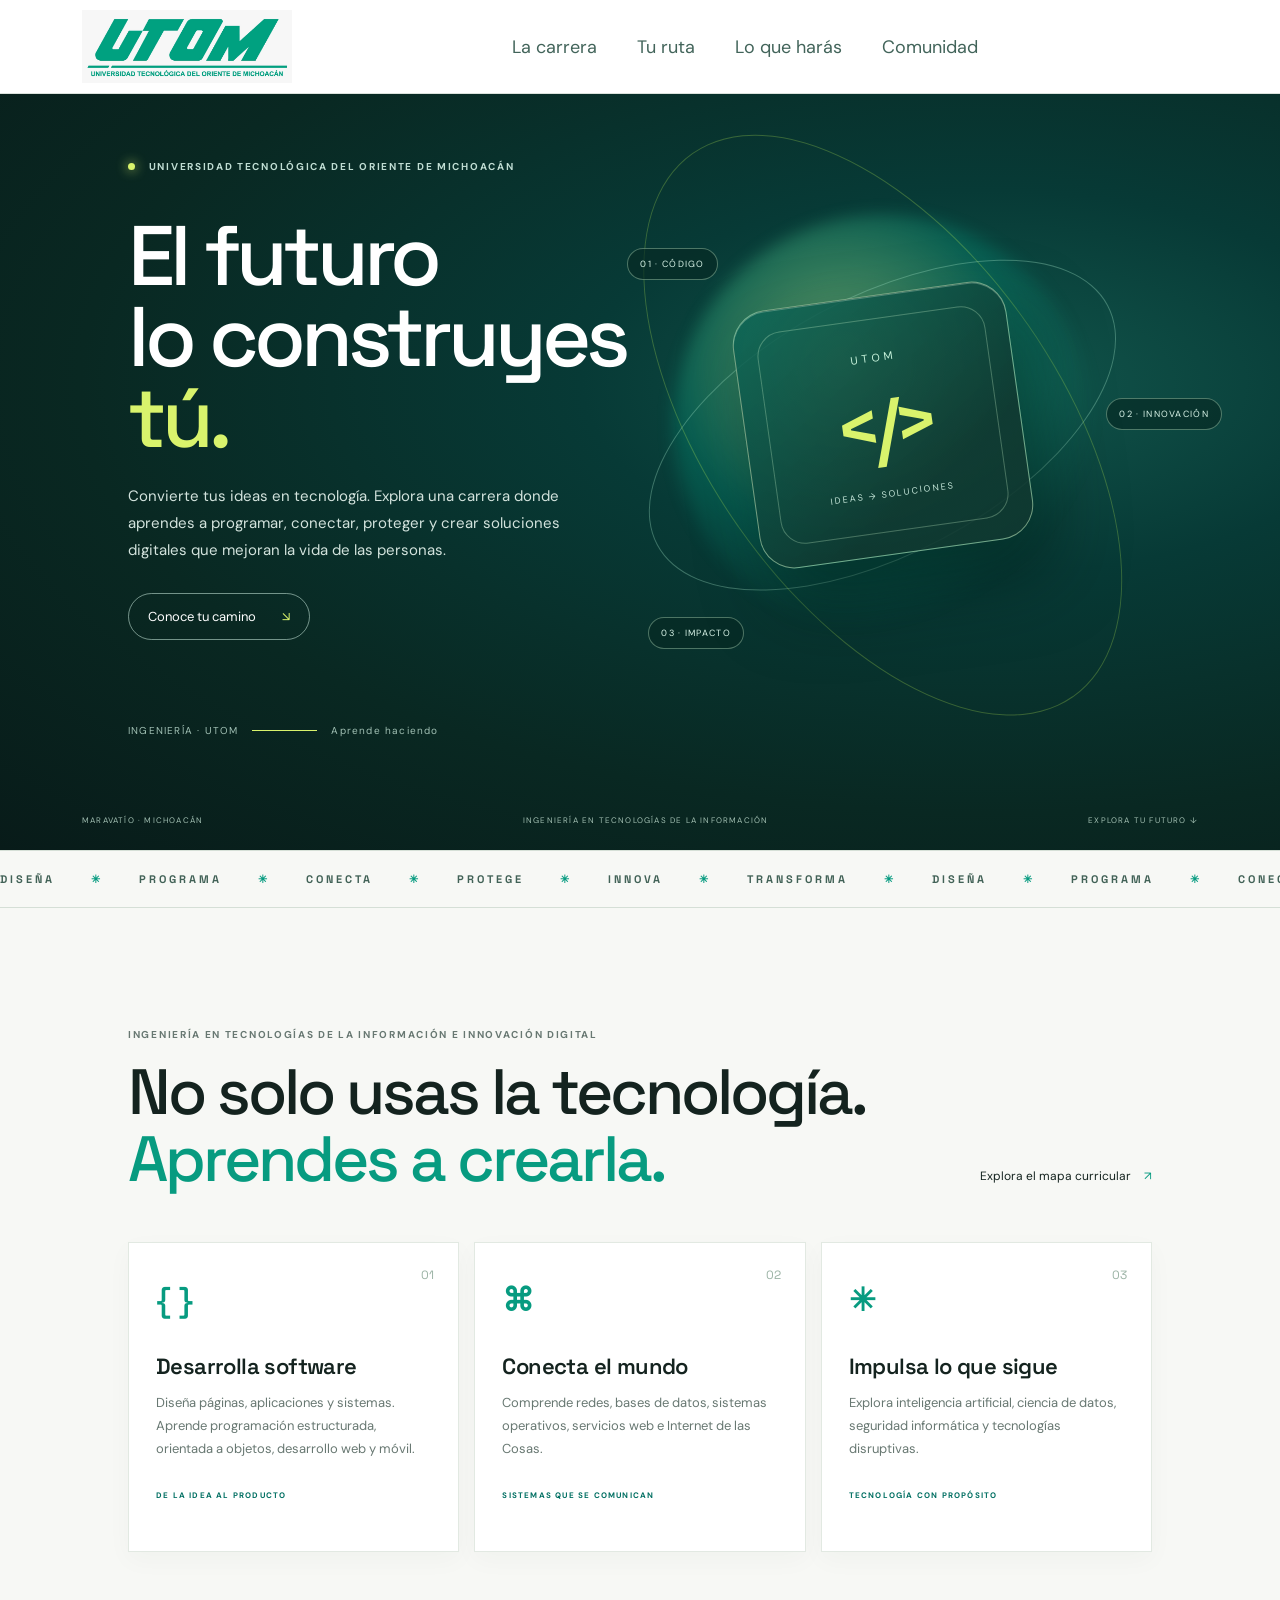
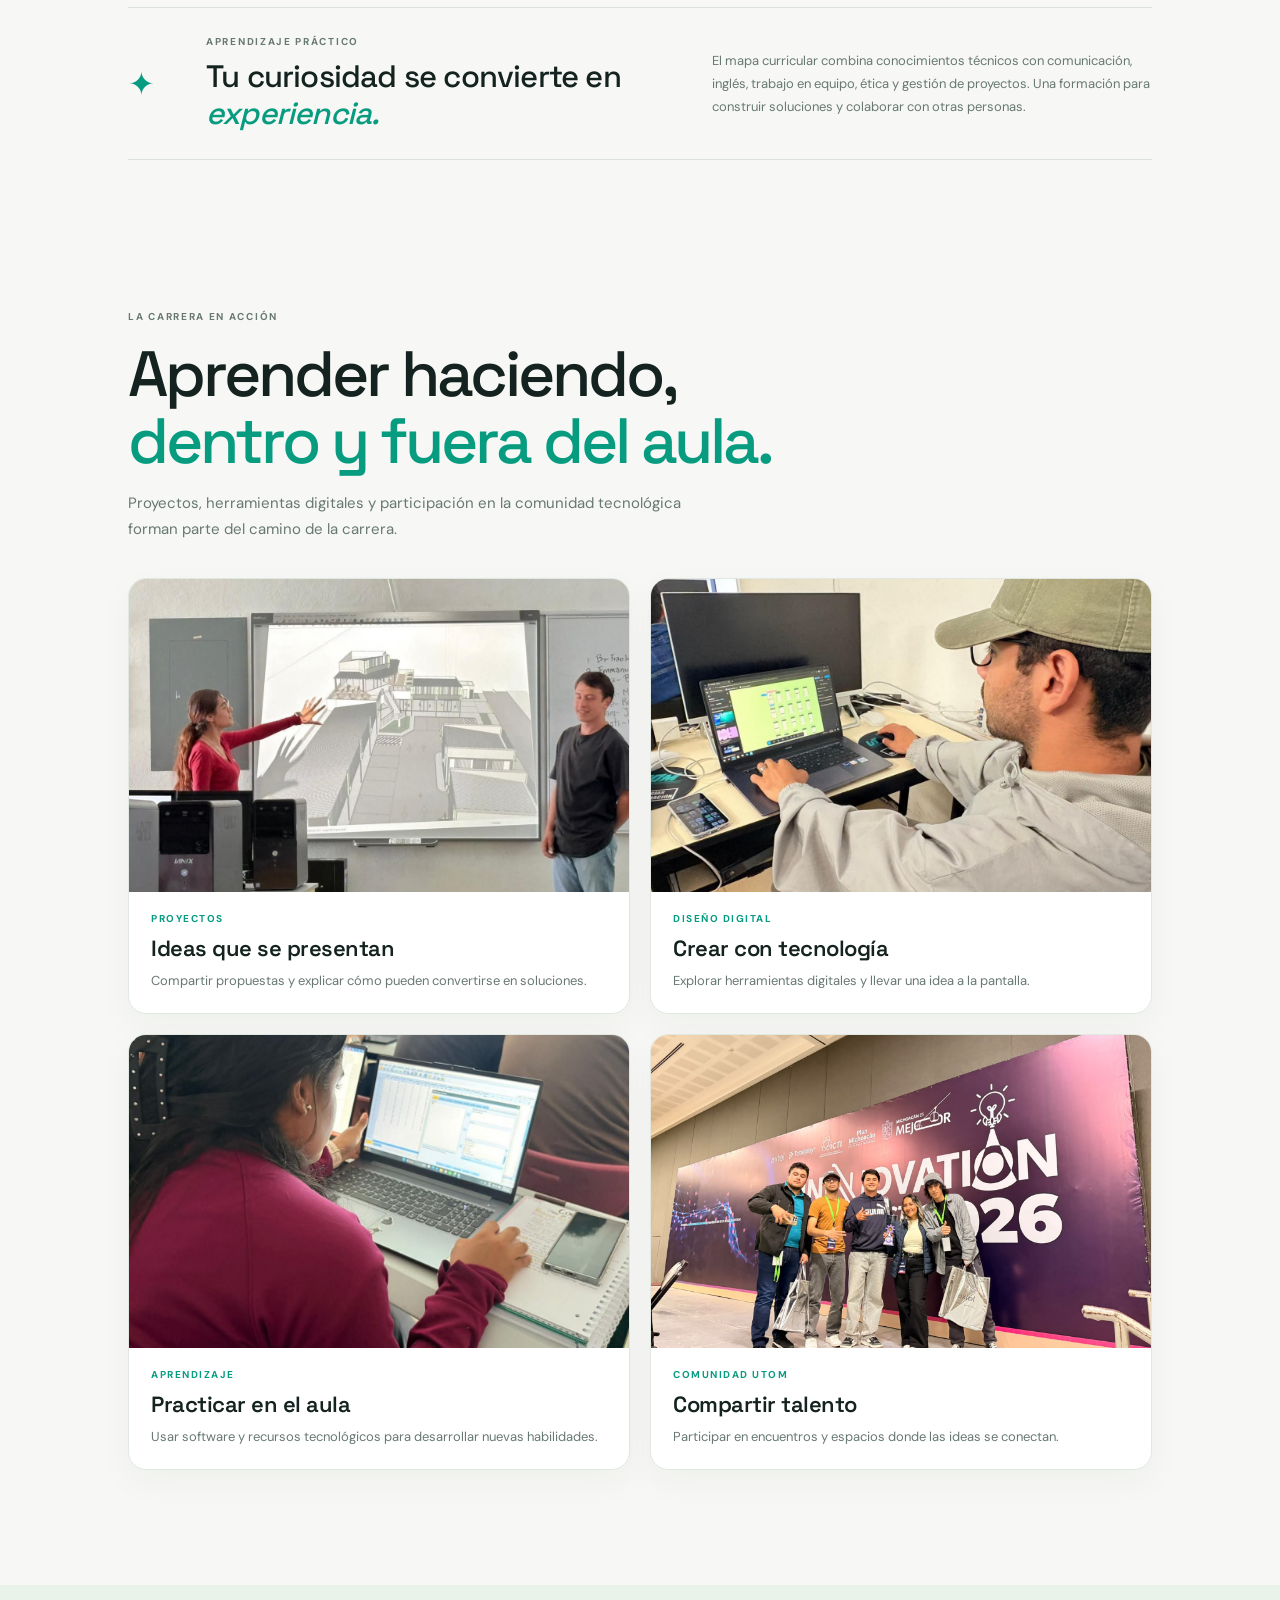
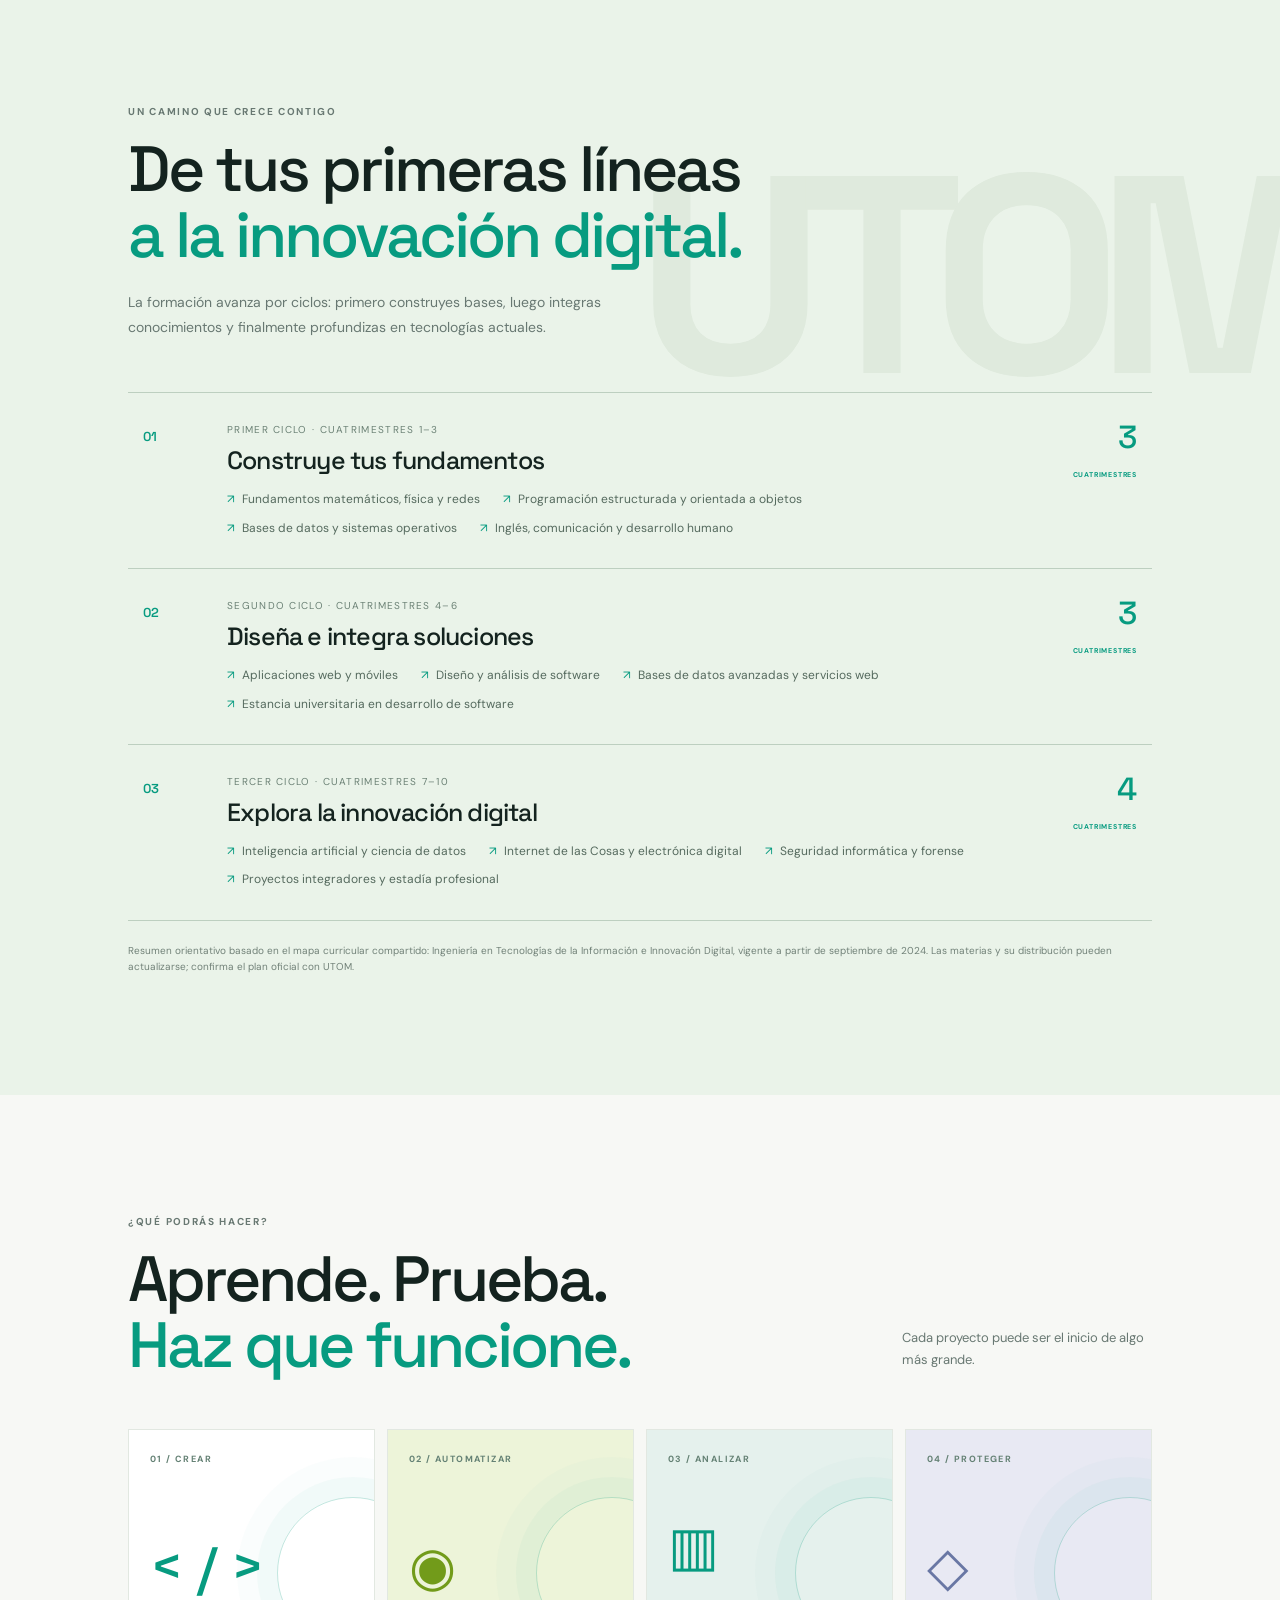
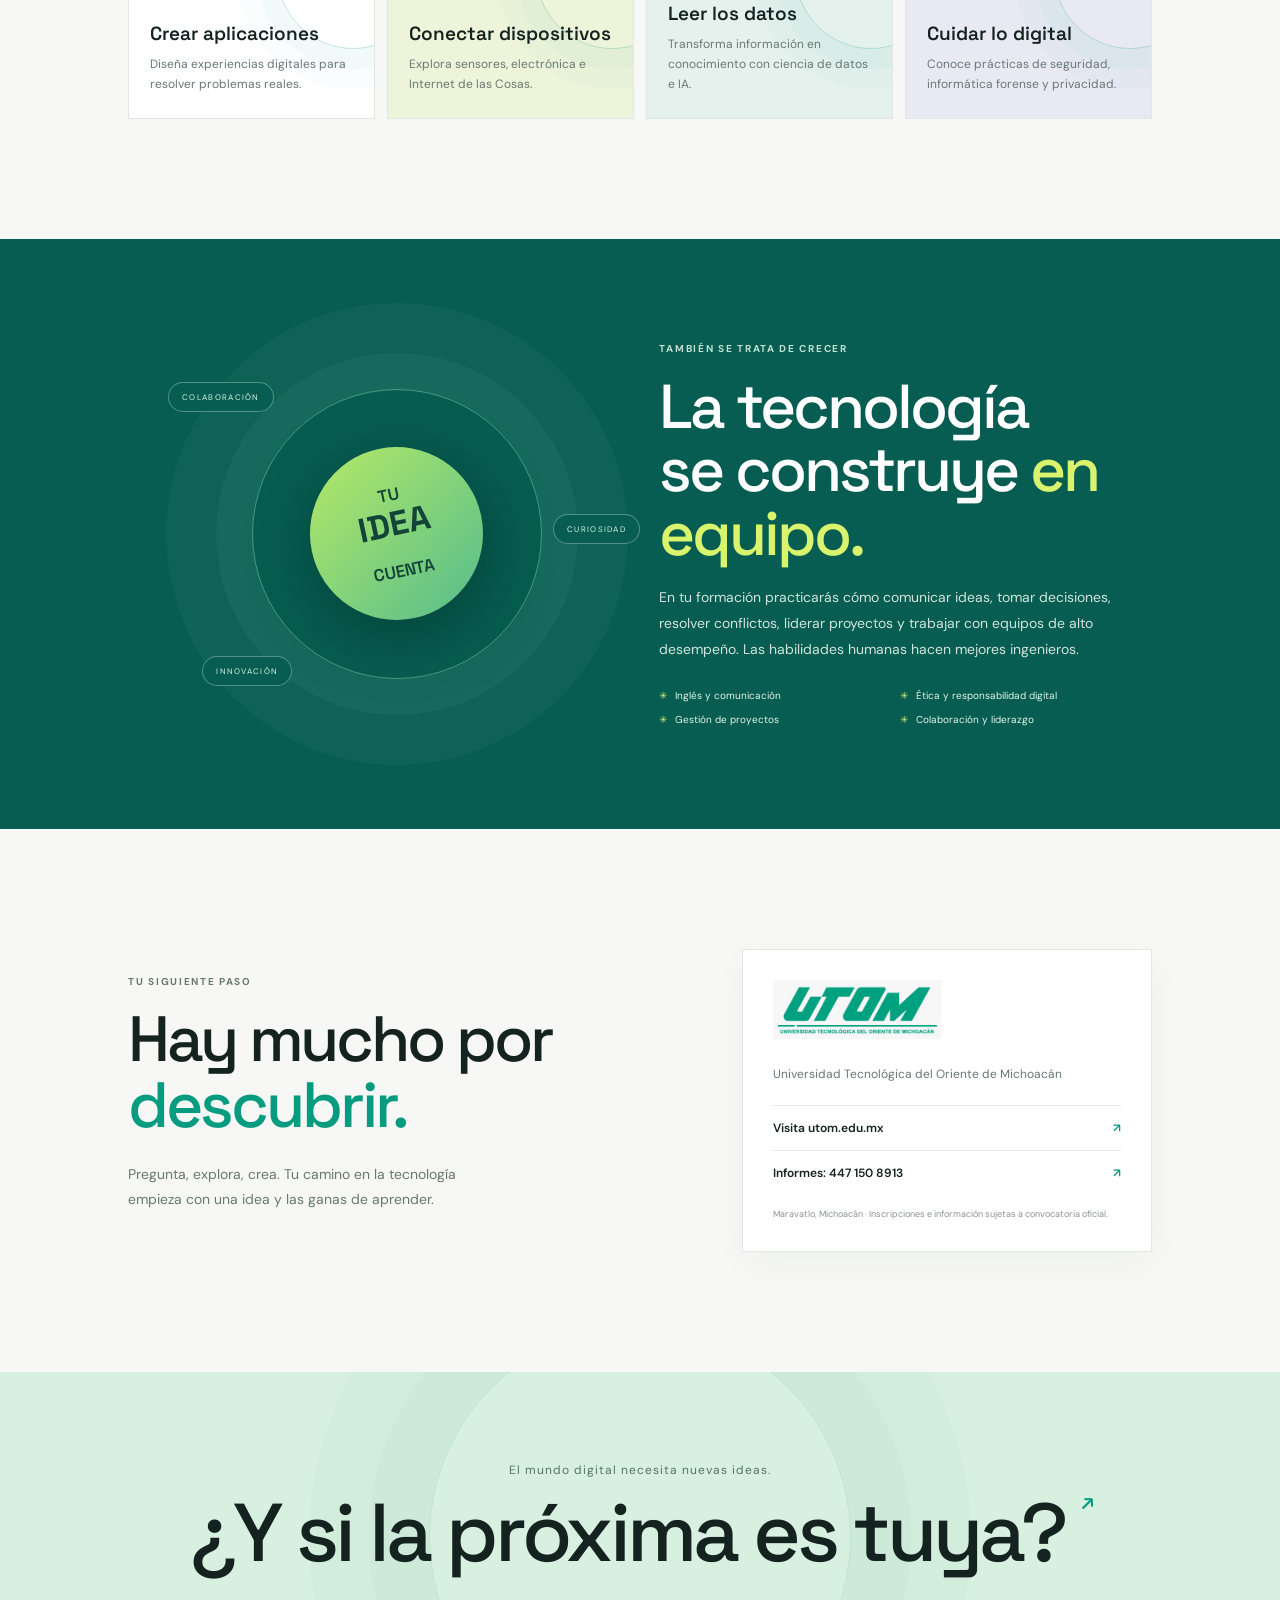
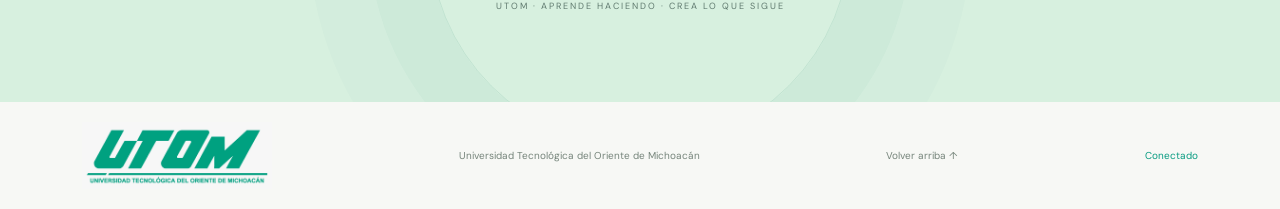
<file: index.html>
<!doctype html>
<html lang="es-MX">
<head>
  <meta charset="utf-8">
  <meta name="viewport" content="width=device-width, initial-scale=1">
  <meta name="theme-color" content="#079b80">
  <meta name="description" content="Descubre tu camino en Ingeniería en Tecnologías de la Información e Innovación Digital en la UTOM.">
  <title>UTOM · El futuro lo construyes tú</title>
  <link rel="icon" href="assets/utom-icon-192.png?v=2" type="image/png">
  <link rel="apple-touch-icon" href="assets/utom-icon-192.png">
  <link rel="manifest" href="manifest.webmanifest">
  <link rel="preconnect" href="https://fonts.googleapis.com">
  <link rel="preconnect" href="https://fonts.gstatic.com" crossorigin>
  <link rel="stylesheet" href="https://fonts.googleapis.com/css2?family=DM+Sans:wght@400;500;600;700&family=Space+Grotesk:wght@400;500;600;700&display=swap">
  <link rel="stylesheet" href="styles.css?v=9">
</head>
<body>
  <header class="site-header">
    <a class="brand" href="#inicio" aria-label="UTOM, inicio"><img src="assets/utom-logo.png?v=2" alt="UTOM · Universidad Tecnológica del Oriente de Michoacán"></a>
    <button class="menu-toggle" aria-label="Abrir menú" aria-expanded="false"><span></span><span></span></button>
    <nav class="main-nav" aria-label="Navegación principal">
      <a href="#carrera">La carrera</a><a href="#ruta">Tu ruta</a><a href="#experiencias">Lo que harás</a><a href="#comunidad">Comunidad</a>
    </nav>
  </header>
  <main>
    <section class="hero" id="inicio">
      <div class="hero-copy">
        <p class="eyebrow"><span class="pulse"></span> Universidad Tecnológica del Oriente de Michoacán</p>
        <h1>El futuro<br>lo construyes <em>tú.</em></h1>
        <p class="hero-description">Convierte tus ideas en tecnología. Explora una carrera donde aprendes a programar, conectar, proteger y crear soluciones digitales que mejoran la vida de las personas.</p>
        <a class="pill-link" href="#carrera">Conoce tu camino <span>↘</span></a>
        <div class="hero-meta"><span>INGENIERÍA · UTOM</span><span class="meta-line"></span><span>Aprende haciendo</span></div>
      </div>
      <div class="hero-art" aria-label="Ilustración de una red digital en crecimiento"><div class="hero-glow"></div><div class="grid-orbit orbit-a"></div><div class="grid-orbit orbit-b"></div><div class="chip"><span>UTOM</span><b>&lt;/&gt;</b><i>IDEAS → SOLUCIONES</i></div><span class="node node-a">01 · CÓDIGO</span><span class="node node-b">02 · INNOVACIÓN</span><span class="node node-c">03 · IMPACTO</span></div>
      <div class="hero-bottom"><span>MARAVATÍO · MICHOACÁN</span><span>INGENIERÍA EN TECNOLOGÍAS DE LA INFORMACIÓN</span><span>EXPLORA TU FUTURO ↓</span></div>
    </section>
    <section class="ticker" aria-label="Áreas de formación"><div>DISEÑA <i>✳</i> PROGRAMA <i>✳</i> CONECTA <i>✳</i> PROTEGE <i>✳</i> INNOVA <i>✳</i> TRANSFORMA <i>✳</i> DISEÑA <i>✳</i> PROGRAMA <i>✳</i> CONECTA <i>✳</i> PROTEGE <i>✳</i> INNOVA <i>✳</i> TRANSFORMA <i>✳</i></div></section>
    <section class="intro section-wrap" id="carrera">
      <div class="section-heading"><div><p class="eyebrow">Ingeniería en Tecnologías de la Información e Innovación Digital</p><h2>No solo usas la tecnología.<br><em>Aprendes a crearla.</em></h2></div><a class="text-link" href="#ruta">Explora el mapa curricular <span>↗</span></a></div>
      <div class="intro-grid"><article class="intro-card"><span class="card-number">01</span><div class="icon">{ }</div><h3>Desarrolla software</h3><p>Diseña páginas, aplicaciones y sistemas. Aprende programación estructurada, orientada a objetos, desarrollo web y móvil.</p><span class="tag">DE LA IDEA AL PRODUCTO</span></article><article class="intro-card"><span class="card-number">02</span><div class="icon">⌘</div><h3>Conecta el mundo</h3><p>Comprende redes, bases de datos, sistemas operativos, servicios web e Internet de las Cosas.</p><span class="tag">SISTEMAS QUE SE COMUNICAN</span></article><article class="intro-card"><span class="card-number">03</span><div class="icon">✳</div><h3>Impulsa lo que sigue</h3><p>Explora inteligencia artificial, ciencia de datos, seguridad informática y tecnologías disruptivas.</p><span class="tag">TECNOLOGÍA CON PROPÓSITO</span></article></div>
      <div class="callout"><span class="callout-mark">✦</span><div><p class="eyebrow">Aprendizaje práctico</p><h3>Tu curiosidad se convierte en <em>experiencia.</em></h3></div><p>El mapa curricular combina conocimientos técnicos con comunicación, inglés, trabajo en equipo, ética y gestión de proyectos. Una formación para construir soluciones y colaborar con otras personas.</p></div>
    </section>
    <section class="career-gallery section-wrap" id="galeria-carrera" aria-labelledby="career-gallery-title">
      <div class="career-gallery-heading"><p class="eyebrow">La carrera en acción</p><h2 id="career-gallery-title">Aprender haciendo,<br><em>dentro y fuera del aula.</em></h2><p>Proyectos, herramientas digitales y participación en la comunidad tecnológica forman parte del camino de la carrera.</p></div>
      <div class="career-photo-grid">
        <figure class="career-photo"><img src="assets/carrera-proyecto-arquitectonico.png" alt="Estudiantes presentan un proyecto digital en un aula con equipos de cómputo" loading="lazy"><figcaption><span>PROYECTOS</span><h3>Ideas que se presentan</h3><p>Compartir propuestas y explicar cómo pueden convertirse en soluciones.</p></figcaption></figure>
        <figure class="career-photo"><img src="assets/carrera-diseno-digital.png" alt="Estudiante trabaja con herramientas de diseño digital en una laptop" loading="lazy"><figcaption><span>DISEÑO DIGITAL</span><h3>Crear con tecnología</h3><p>Explorar herramientas digitales y llevar una idea a la pantalla.</p></figcaption></figure>
        <figure class="career-photo"><img src="assets/carrera-aprendizaje-en-aula.png" alt="Estudiante utiliza una computadora durante una actividad de clase" loading="lazy"><figcaption><span>APRENDIZAJE</span><h3>Practicar en el aula</h3><p>Usar software y recursos tecnológicos para desarrollar nuevas habilidades.</p></figcaption></figure>
        <figure class="career-photo"><img src="assets/carrera-comunidad-innovacion.png" alt="Estudiantes de UTOM participan en un encuentro de innovación" loading="lazy"><figcaption><span>COMUNIDAD UTOM</span><h3>Compartir talento</h3><p>Participar en encuentros y espacios donde las ideas se conectan.</p></figcaption></figure>
      </div>
    </section>
    <section class="pathway" id="ruta"><div class="section-wrap pathway-inner"><div class="path-heading"><p class="eyebrow">Un camino que crece contigo</p><h2>De tus primeras líneas<br><em>a la innovación digital.</em></h2><p>La formación avanza por ciclos: primero construyes bases, luego integras conocimientos y finalmente profundizas en tecnologías actuales.</p></div><div class="path-list">
      <article class="path-item"><span class="path-index">01</span><div class="path-content"><p>Primer ciclo · Cuatrimestres 1–3</p><h3>Construye tus fundamentos</h3><ul><li>Fundamentos matemáticos, física y redes</li><li>Programación estructurada y orientada a objetos</li><li>Bases de datos y sistemas operativos</li><li>Inglés, comunicación y desarrollo humano</li></ul></div><span class="path-count">3<br><small>CUATRIMESTRES</small></span></article>
      <article class="path-item"><span class="path-index">02</span><div class="path-content"><p>Segundo ciclo · Cuatrimestres 4–6</p><h3>Diseña e integra soluciones</h3><ul><li>Aplicaciones web y móviles</li><li>Diseño y análisis de software</li><li>Bases de datos avanzadas y servicios web</li><li>Estancia universitaria en desarrollo de software</li></ul></div><span class="path-count">3<br><small>CUATRIMESTRES</small></span></article>
      <article class="path-item"><span class="path-index">03</span><div class="path-content"><p>Tercer ciclo · Cuatrimestres 7–10</p><h3>Explora la innovación digital</h3><ul><li>Inteligencia artificial y ciencia de datos</li><li>Internet de las Cosas y electrónica digital</li><li>Seguridad informática y forense</li><li>Proyectos integradores y estadía profesional</li></ul></div><span class="path-count">4<br><small>CUATRIMESTRES</small></span></article>
      </div><p class="curriculum-note">Resumen orientativo basado en el mapa curricular compartido: Ingeniería en Tecnologías de la Información e Innovación Digital, vigente a partir de septiembre de 2024. Las materias y su distribución pueden actualizarse; confirma el plan oficial con UTOM.</p></div></section>
    <section class="experiences section-wrap" id="experiencias"><div class="section-heading"><div><p class="eyebrow">¿Qué podrás hacer?</p><h2>Aprende. Prueba.<br><em>Haz que funcione.</em></h2></div><p class="heading-note">Cada proyecto puede ser el inicio de algo más grande.</p></div><div class="experience-grid"><article class="experience e1"><span>01 / CREAR</span><div class="experience-symbol">&lt; / &gt;</div><h3>Crear aplicaciones</h3><p>Diseña experiencias digitales para resolver problemas reales.</p></article><article class="experience e2"><span>02 / AUTOMATIZAR</span><div class="experience-symbol">◉</div><h3>Conectar dispositivos</h3><p>Explora sensores, electrónica e Internet de las Cosas.</p></article><article class="experience e3"><span>03 / ANALIZAR</span><div class="experience-symbol">▥</div><h3>Leer los datos</h3><p>Transforma información en conocimiento con ciencia de datos e IA.</p></article><article class="experience e4"><span>04 / PROTEGER</span><div class="experience-symbol">◇</div><h3>Cuidar lo digital</h3><p>Conoce prácticas de seguridad, informática forense y privacidad.</p></article></div></section>
    <section class="community" id="comunidad"><div class="community-art"><div class="community-ring"></div><div class="community-core">TU<br><b>IDEA</b><br>CUENTA</div><span class="orbit-label label-one">COLABORACIÓN</span><span class="orbit-label label-two">CURIOSIDAD</span><span class="orbit-label label-three">INNOVACIÓN</span></div><div class="community-copy"><p class="eyebrow">También se trata de crecer</p><h2>La tecnología<br>se construye <em>en equipo.</em></h2><p>En tu formación practicarás cómo comunicar ideas, tomar decisiones, resolver conflictos, liderar proyectos y trabajar con equipos de alto desempeño. Las habilidades humanas hacen mejores ingenieros.</p><div class="community-points"><span>Inglés y comunicación</span><span>Ética y responsabilidad digital</span><span>Gestión de proyectos</span><span>Colaboración y liderazgo</span></div></div></section>
    <section class="next-steps section-wrap"><div><p class="eyebrow">Tu siguiente paso</p><h2>Hay mucho por<br><em>descubrir.</em></h2><p>Pregunta, explora, crea. Tu camino en la tecnología empieza con una idea y las ganas de aprender.</p></div><div class="contact-card"><img src="assets/utom-logo.png" alt="UTOM"><p>Universidad Tecnológica del Oriente de Michoacán</p><a href="https://utom.edu.mx/" target="_blank" rel="noopener">Visita utom.edu.mx <span>↗</span></a><a href="tel:+524471508913">Informes: 447 150 8913 <span>↗</span></a><small>Maravatío, Michoacán · Inscripciones e información sujetas a convocatoria oficial.</small></div></section>
    <section class="closing"><p>El mundo digital necesita nuevas ideas.</p><a href="#inicio">¿Y si la próxima es tuya? <span>↗</span></a><div>UTOM · APRENDE HACIENDO · CREA LO QUE SIGUE</div></section>
  </main>
  <footer class="footer"><a class="footer-brand" href="#inicio" aria-label="UTOM, inicio"><img src="assets/utom-logo.png?v=2" alt="UTOM · Universidad Tecnológica del Oriente de Michoacán"></a><span>Universidad Tecnológica del Oriente de Michoacán</span><a href="#inicio">Volver arriba ↑</a><span class="offline-status" id="offlineStatus">Conectado</span></footer>
  <script src="app.js?v=20" defer></script>
</body>
</html>
</file>
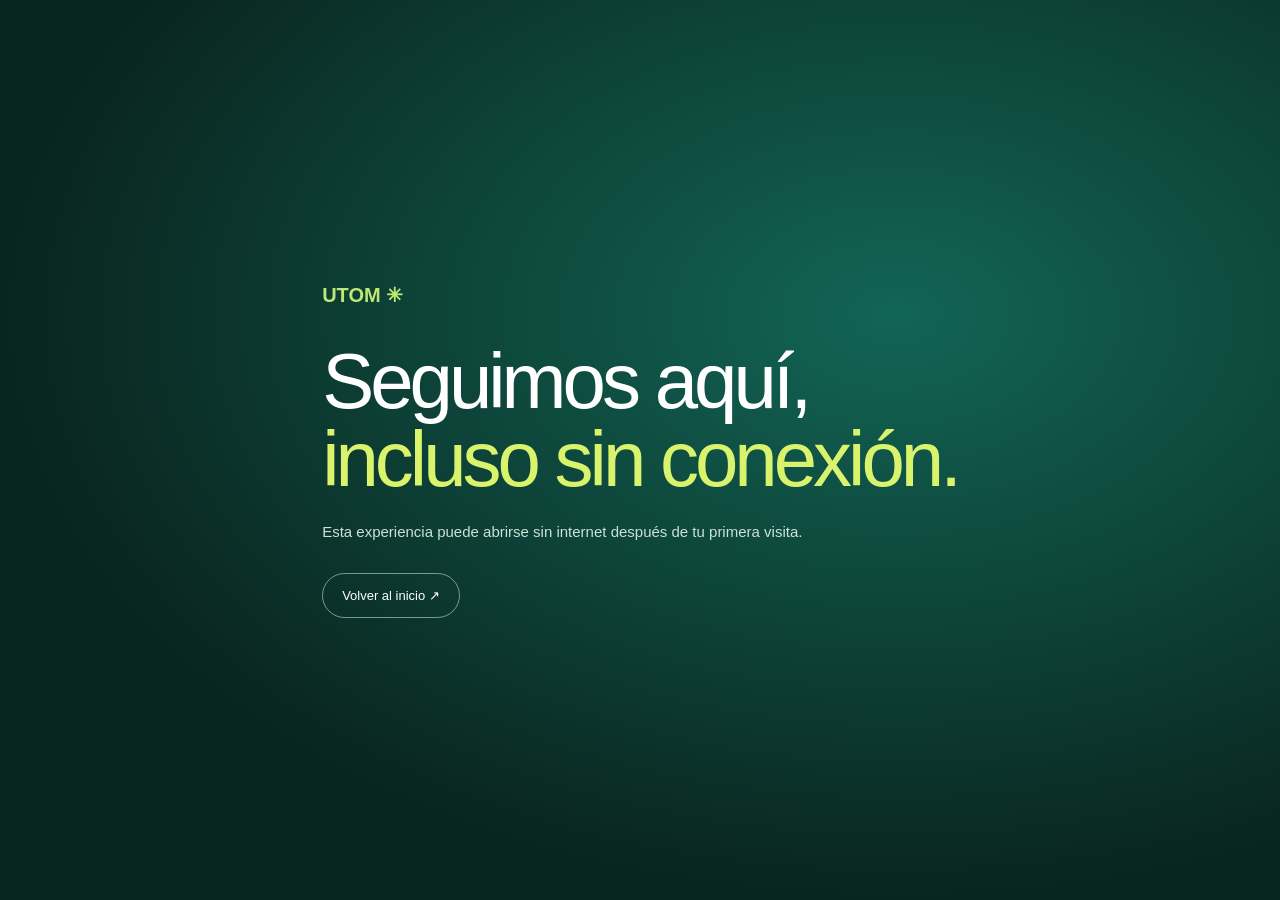
<file: offline.html>
<!doctype html>
<html lang="es-MX"><head><meta charset="utf-8"><meta name="viewport" content="width=device-width, initial-scale=1"><meta name="theme-color" content="#079b80"><title>UTOM · Sin conexión</title><link rel="stylesheet" href="styles.css"></head><body class="offline-page"><main><span>UTOM ✳</span><h1>Seguimos aquí,<br><em>incluso sin conexión.</em></h1><p>Esta experiencia puede abrirse sin internet después de tu primera visita.</p><a class="pill-link" href="./index.html">Volver al inicio ↗</a></main></body></html>
</file>
<file: styles.css>
:root{--green:#079b80;--deep:#006f62;--mint:#d7f3e8;--lime:#d9f36c;--ink:#14231f;--muted:#687872;--paper:#f7f8f5;--line:#dbe2dc;--display:'Space Grotesk',Arial,sans-serif;--font:'DM Sans',Arial,sans-serif}*{box-sizing:border-box}html{scroll-behavior:smooth}body{margin:0;background:var(--paper);color:var(--ink);font-family:var(--font);-webkit-font-smoothing:antialiased}a{color:inherit;text-decoration:none}.site-header{height:82px;padding:0 6.4%;display:flex;align-items:center;border-bottom:1px solid #ffffff28;position:absolute;z-index:10;top:0;width:100%;color:white}.brand img{display:block;width:137px;height:auto;max-height:47px;object-fit:contain;filter:brightness(0) invert(1)}.main-nav{display:flex;gap:34px;margin:auto;font-size:13px;color:#d4e5e0}.main-nav a:hover,.text-link:hover{color:var(--lime)}.install-button{border:1px solid #d8fff080;background:#ffffff0b;color:white;border-radius:40px;padding:11px 17px;font:600 12px var(--font);cursor:pointer}.install-button span{color:var(--lime);padding-left:7px}.menu-toggle{display:none}.hero{height:min(850px,100vh);min-height:710px;padding:160px 10% 65px;position:relative;overflow:hidden;background:radial-gradient(ellipse at 77% 45%,#12564c 0,#073a36 29%,#092822 65%,#081b19 100%);color:white}.hero-copy{position:relative;z-index:2;max-width:520px}.eyebrow{text-transform:uppercase;letter-spacing:1.7px;font-size:10px;color:var(--muted);font-weight:700}.hero .eyebrow{color:#c0ddd3}.pulse{display:inline-block;width:7px;height:7px;background:var(--lime);border-radius:50%;margin-right:10px;box-shadow:0 0 12px var(--lime)}h1,h2,h3,p{margin-top:0}.hero h1{font:500 clamp(62px,7.4vw,102px)/.96 var(--display);letter-spacing:-6px;margin:43px 0 24px}.hero h1 em,h2 em{font-style:normal;color:var(--lime)}.hero-description{color:#d3e3dd;line-height:1.8;font-size:15px;max-width:440px;margin-bottom:29px}.pill-link{display:inline-flex;gap:26px;align-items:center;padding:14px 19px;border:1px solid #d3f2e588;border-radius:40px;font-size:13px;color:#fff}.pill-link span{color:var(--lime)}.pill-link:hover{background:var(--lime);color:#152018;border-color:var(--lime)}.pill-link:hover span{color:#152018}.hero-meta{display:flex;align-items:center;gap:14px;margin-top:84px;color:#a2c1b5;font-size:10px;letter-spacing:1.2px}.meta-line{height:1px;width:65px;background:var(--lime)}.hero-art{position:absolute;right:4%;top:10%;width:54%;height:80%;display:flex;align-items:center;justify-content:center}.hero-glow{position:absolute;width:min(35vw,420px);aspect-ratio:1;border-radius:50%;background:radial-gradient(circle at 40% 35%,#c7ff9677,#00d5aa31 46%,#60a6a100 72%);filter:blur(8px)}.grid-orbit{position:absolute;width:74%;height:38%;border:1px solid #a7e9cd55;border-radius:50%;transform:rotate(-28deg)}.orbit-b{width:96%;height:52%;transform:rotate(55deg);border-color:#c8fa5540}.chip{z-index:1;width:276px;height:260px;border:1px solid #cdf4c588;background:linear-gradient(145deg,#0d6757dd,#10372fe8 70%);border-radius:35px;box-shadow:15px 38px 70px #001c1688,inset 0 1px #efffe844;transform:rotate(-8deg);display:flex;flex-direction:column;justify-content:center;align-items:center;gap:14px;position:relative}.chip:before,.chip:after{content:'';position:absolute;inset:22px;border:1px solid #c6f2c62a;border-radius:25px}.chip>span{font-size:11px;letter-spacing:4px;color:#c8f3dc}.chip>b{font:600 75px var(--display);color:var(--lime);letter-spacing:-9px}.chip>i{font-style:normal;font-size:9px;letter-spacing:2px;color:#c4e5d8}.node{position:absolute;font-size:9px;letter-spacing:1.3px;color:#daf5e9;padding:9px 12px;border:1px solid #d4ffda58;border-radius:30px;background:#072a23a8}.node-a{top:24%;left:13%}.node-b{right:1%;top:46%}.node-c{bottom:17%;left:16%}.hero-bottom{position:absolute;bottom:25px;left:6.4%;right:6.4%;display:flex;justify-content:space-between;color:#a2bfb2;font-size:8px;letter-spacing:1.2px}.ticker{height:58px;border-block:1px solid #d5dfd6;display:flex;align-items:center;overflow:hidden;color:#426257;font:700 11px var(--display);letter-spacing:3px;white-space:nowrap}.ticker div{min-width:max-content;animation:marquee 34s linear infinite}.ticker i{font-style:normal;color:var(--green);padding:0 30px}@keyframes marquee{to{transform:translateX(-50%)}}.section-wrap{padding:120px 10%}.section-heading{display:flex;justify-content:space-between;align-items:end;margin-bottom:50px}.section-heading h2,.path-heading h2,.next-steps h2{font:500 clamp(40px,5vw,67px)/1.04 var(--display);letter-spacing:-3px;margin:18px 0 0}.section-heading h2 em,.next-steps h2 em{color:var(--green)}.text-link{font-size:12px;padding-bottom:8px}.text-link span{color:var(--green);padding-left:10px}.intro-grid{display:grid;grid-template-columns:repeat(3,1fr);gap:15px}.intro-card{position:relative;min-height:310px;padding:31px 27px 26px;background:#fff;border:1px solid #e2e9e2;box-shadow:0 8px 24px #223c2508}.card-number{position:absolute;right:24px;top:24px;color:#9ab2a4;font:12px var(--display)}.icon{font:600 32px var(--display);color:var(--green);margin:6px 0 32px}.intro-card h3{font:600 22px var(--display);letter-spacing:-.6px;margin-bottom:12px}.intro-card p{font-size:13px;line-height:1.75;color:var(--muted);margin:0 0 22px}.tag{font-size:8px;letter-spacing:1.2px;color:var(--deep);font-weight:700}.callout{display:grid;grid-template-columns:56px 1.1fr 1fr;gap:22px;align-items:center;margin-top:55px;padding:27px 0;border-block:1px solid var(--line)}.callout-mark{font-size:32px;color:var(--green)}.callout .eyebrow{margin-bottom:10px}.callout h3{font:500 clamp(22px,2.5vw,31px)/1.2 var(--display);letter-spacing:-.8px;margin:0}.callout h3 em{color:var(--green)}.callout>p{font-size:13px;line-height:1.8;color:var(--muted);margin:0}.pathway{background:#eaf3e9;position:relative;overflow:hidden}.pathway:before{content:'UTOM';position:absolute;right:-3%;top:16%;font:700 22vw/.8 var(--display);letter-spacing:-2vw;color:#dfeadd}.pathway-inner{position:relative;z-index:1}.path-heading{max-width:730px;margin-bottom:52px}.path-heading h2{margin:18px 0}.path-heading h2 em{color:var(--green)}.path-heading>p:last-child{max-width:500px;color:var(--muted);font-size:14px;line-height:1.8;margin:21px 0 0}.path-list{border-top:1px solid #bdcfc0}.path-item{display:grid;grid-template-columns:62px 1fr 80px;gap:22px;padding:30px 15px;border-bottom:1px solid #bdcfc0}.path-index{font:600 13px var(--display);color:var(--green);padding-top:5px}.path-content>p{font-size:10px;text-transform:uppercase;letter-spacing:1.3px;color:#6b8175;margin:0 0 8px}.path-content h3{font:500 25px var(--display);letter-spacing:-.8px;margin:0 0 13px}.path-content ul{display:flex;flex-wrap:wrap;gap:8px 23px;padding:0;margin:0;list-style:none;color:#556a5e;font-size:12px;line-height:1.7}.path-content li:before{content:'↗';color:var(--green);padding-right:7px}.path-count{text-align:right;font:500 32px/.9 var(--display);color:var(--green)}.path-count small{font:700 7px var(--font);letter-spacing:.8px}.curriculum-note{font-size:10px;line-height:1.6;color:#718178;margin:22px 0 0}.heading-note{font-size:13px;line-height:1.7;color:var(--muted);max-width:250px;margin-bottom:8px}.experience-grid{display:grid;grid-template-columns:repeat(4,1fr);gap:12px}.experience{min-height:290px;padding:23px 21px;display:flex;flex-direction:column;position:relative;overflow:hidden;background:#fff;border:1px solid #e2e8e1}.experience:after{content:'';position:absolute;width:150px;height:150px;border:1px solid #0a9d8040;border-radius:50%;right:-55px;top:67px;box-shadow:0 0 0 20px #0a9d8009,0 0 0 40px #0a9d8005}.experience>span{font-size:9px;letter-spacing:1.4px;color:#648174;font-weight:700}.experience-symbol{font:500 54px var(--display);color:var(--green);margin:auto 0 20px;z-index:1}.experience h3{font:600 19px var(--display);margin:0 0 9px;z-index:1}.experience p{font-size:12px;line-height:1.65;color:var(--muted);margin:0;z-index:1}.e2{background:#edf4d9}.e2 .experience-symbol{color:#729b1a}.e3{background:#e5f1ed}.e4{background:#e8e9f3}.e4 .experience-symbol{color:#6977a4}.community{min-height:550px;background:#075d51;color:white;position:relative;overflow:hidden;display:grid;grid-template-columns:1fr 1fr;align-items:center;padding:95px 12%}.community-art{height:400px;position:relative;display:grid;place-items:center}.community-ring{position:absolute;width:290px;height:290px;border:1px solid #b2f6c466;border-radius:50%;box-shadow:0 0 0 36px #c9ffed0b,0 0 0 86px #c9ffed08}.community-core{width:173px;height:173px;border-radius:50%;background:linear-gradient(145deg,#b5e966,#55bd8d);color:#134437;display:grid;place-content:center;text-align:center;font:600 17px/1.13 var(--display);box-shadow:0 15px 60px #002c2488;transform:rotate(-12deg)}.community-core b{font-size:34px}.orbit-label{position:absolute;color:#d4f4e2;border:1px solid #d4f4e25c;border-radius:28px;padding:9px 13px;font-size:8px;letter-spacing:1.3px;background:#075d51}.label-one{top:12%;left:3%}.label-two{right:0;top:45%}.label-three{left:10%;bottom:12%}.community-copy{max-width:490px;padding-left:4%}.community-copy .eyebrow{color:#bfe2d1}.community-copy h2{font:500 clamp(42px,5vw,62px)/1.02 var(--display);letter-spacing:-3px;margin:20px 0}.community-copy h2 em{color:var(--lime)}.community-copy>p:not(.eyebrow){font-size:14px;line-height:1.85;color:#d0e4db}.community-points{display:grid;grid-template-columns:1fr 1fr;gap:11px 15px;margin-top:26px}.community-points span{font-size:10px;color:#e3f5e9}.community-points span:before{content:'✳';color:var(--lime);margin-right:8px}.next-steps{display:grid;grid-template-columns:1fr .8fr;gap:10%;align-items:center}.next-steps>div:first-child>p:last-child{font-size:14px;line-height:1.8;color:var(--muted);max-width:370px;margin-top:23px}.contact-card{background:#fff;border:1px solid #e0e8e1;padding:30px;box-shadow:0 12px 35px #143d1909}.contact-card img{width:168px;max-height:64px;object-fit:contain;margin-bottom:21px}.contact-card p{font-size:12px;line-height:1.6;color:var(--muted);margin-bottom:21px}.contact-card a{display:block;border-top:1px solid #e4eae4;padding:14px 0;font-size:12px;font-weight:600}.contact-card a span{float:right;color:var(--green)}.contact-card small{display:block;color:#89948d;font-size:9px;line-height:1.6;margin-top:12px}.closing{min-height:330px;background:#d7f0df;display:flex;flex-direction:column;align-items:center;justify-content:center;position:relative;overflow:hidden;text-align:center;padding:45px 8%}.closing:before{content:'';position:absolute;width:420px;height:420px;border:1px solid #27866f20;border-radius:50%;box-shadow:0 0 0 60px #27866f09,0 0 0 120px #27866f06}.closing p{color:#56736a;font-size:12px;letter-spacing:1px;z-index:1}.closing>a{z-index:1;font:500 clamp(40px,7vw,82px)/1.05 var(--display);letter-spacing:-4px;max-width:1000px}.closing>a span{font-size:22px;color:var(--green);vertical-align:top}.closing>div{z-index:1;font-size:9px;letter-spacing:2px;color:#607a6f;margin-top:24px}.footer{min-height:76px;padding:20px 6.4%;display:flex;align-items:center;justify-content:space-between;color:#75847a;font-size:10px}.footer-brand{font:700 24px var(--display);color:#008c76;letter-spacing:-1px}.footer-brand span{font-size:14px;padding-left:4px}.footer a:hover{color:var(--green)}.offline-status{color:var(--green)}.offline-page{min-height:100vh;background:radial-gradient(ellipse at 70% 35%,#126555,#09251f 70%);color:white;display:grid;place-items:center;padding:25px}.offline-page main{max-width:650px}.offline-page main>span{font:700 20px var(--display);color:#bde875}.offline-page h1{font:500 clamp(45px,8vw,78px)/1 var(--display);letter-spacing:-4px;margin:35px 0 20px}.offline-page h1 em{font-style:normal;color:var(--lime)}.offline-page p{font-size:15px;line-height:1.8;color:#cce1d7;margin-bottom:28px}
@media(max-width:850px){.site-header{padding:0 5%}.main-nav{gap:17px;font-size:11px}.hero{padding-inline:8%}.hero-art{right:-8%;width:58%;opacity:.86}.hero h1{font-size:80px}.hero-description{max-width:390px}.section-wrap{padding:95px 7%}.intro-card{padding:26px 21px;min-height:335px}.intro-card h3{font-size:19px}.callout{grid-template-columns:40px 1fr;gap:13px}.callout>p{grid-column:2}.experience-grid{grid-template-columns:repeat(2,1fr)}.experience{min-height:255px}.community{padding-inline:7%}.community-art{transform:scale(.9)}.community-copy{padding-left:0}}
@media(max-width:600px){.site-header{height:69px;padding:0 6%}.brand img{width:112px}.menu-toggle{display:flex;flex-direction:column;gap:5px;border:0;background:none;margin-left:auto;padding:10px}.menu-toggle span{width:22px;height:1px;background:#f3fff8}.main-nav{display:none;position:absolute;top:68px;left:0;width:100%;padding:22px 7%;background:#073b34;flex-direction:column;gap:20px;font-size:15px}.main-nav.open{display:flex}.install-button{font-size:10px;padding:9px 11px;margin-left:10px}.hero{height:820px;min-height:0;padding:133px 8% 60px;background:radial-gradient(ellipse at 72% 67%,#135c50,#09221e 65%)}.hero h1{font-size:67px;letter-spacing:-4px;margin:35px 0 19px}.hero .eyebrow{font-size:8px;line-height:1.7}.hero-description{font-size:13px;max-width:330px;line-height:1.75}.hero-art{width:106%;height:49%;right:-27%;top:48%;opacity:.64}.hero-glow{width:70vw}.chip{transform:scale(.72) rotate(-8deg)}.node{font-size:7px}.node-a{left:2%}.node-b{right:1%}.hero-meta{margin-top:33px;font-size:8px}.hero-bottom{left:6%;right:6%;font-size:6px;letter-spacing:.5px;bottom:16px}.hero-bottom span:nth-child(2){display:none}.ticker{height:48px}.ticker div{font-size:9px}.section-wrap{padding:77px 7%}.section-heading{display:block;margin-bottom:30px}.section-heading h2,.path-heading h2,.next-steps h2{font-size:43px;letter-spacing:-2px}.text-link{display:inline-block;margin-top:19px}.intro-grid{grid-template-columns:1fr;gap:11px}.intro-card{min-height:0;padding:23px}.icon{margin:2px 0 22px}.intro-card p{font-size:13px}.callout{margin-top:38px;padding:22px 0}.callout h3{font-size:23px}.callout>p{font-size:12px}.pathway:before{font-size:38vw;top:10%}.path-heading{margin-bottom:35px}.path-heading>p:last-child{font-size:13px}.path-item{grid-template-columns:31px 1fr;padding:23px 0;gap:11px}.path-count{display:none}.path-content h3{font-size:21px}.path-content ul{display:block;font-size:11px}.path-content li{margin:4px 0}.curriculum-note{font-size:9px}.heading-note{margin-top:16px}.experience-grid{gap:9px}.experience{min-height:244px;padding:17px 15px}.experience>span{font-size:7px}.experience-symbol{font-size:43px}.experience h3{font-size:16px}.experience p{font-size:11px}.community{grid-template-columns:1fr;padding:64px 8%;gap:15px}.community-art{height:280px;transform:scale(.8);margin:-20px 0}.community-ring{width:240px;height:240px}.community-core{width:150px;height:150px}.community-copy h2{font-size:43px;letter-spacing:-2px}.community-copy>p:not(.eyebrow){font-size:13px}.community-points{gap:10px}.community-points span{font-size:9px}.next-steps{grid-template-columns:1fr;gap:35px}.next-steps>div:first-child>p:last-child{font-size:13px}.contact-card{padding:24px}.closing{min-height:295px}.closing>a{font-size:9vw;letter-spacing:-1.5px}.closing>div{font-size:7px;letter-spacing:1px}.footer{padding:21px 7%;flex-wrap:wrap;gap:13px;font-size:9px}.footer>span:nth-of-type(1){order:3;width:65%}.footer>span:nth-of-type(2){margin-left:auto}.footer>a:last-of-type{order:4}}
@media(prefers-reduced-motion:reduce){html{scroll-behavior:auto}.ticker div{animation:none}}

/* Encabezado claro para integrar el logo sin el fondo blanco del PNG. */
.site-header{background:#fff;border-bottom:1px solid var(--line);color:var(--ink)}
.brand img{filter:none}
.main-nav{color:#42645a}
.main-nav a:hover{color:var(--green)}
.install-button{background:var(--green);border-color:var(--green);color:#fff}
.install-button span{color:var(--lime)}
@media(max-width:700px){
  .site-header{height:69px;padding:0 6%}
  .brand img{width:112px}
  .menu-toggle{display:flex;flex-direction:column;gap:5px;border:0;background:none;margin-left:auto;padding:10px}
  .menu-toggle span{width:22px;height:1px;background:var(--green)}
  .main-nav{display:none;position:absolute;top:68px;left:0;width:100%;padding:22px 7%;background:#075d51;flex-direction:column;gap:20px;font-size:15px;color:#fff}
  .main-nav.open{display:flex}
  .main-nav a:hover{color:var(--lime)}
  .install-button{font-size:10px;padding:9px 11px;margin-left:10px}
}
.hero h1{font-size:clamp(56px,6.6vw,86px);letter-spacing:-5px}
@media(max-width:700px){.hero h1{font-size:clamp(48px,10vw,62px);letter-spacing:-3px}}

/* Logo institucional solicitado en encabezado y pie de página. */
.site-header{height:94px}
.site-header .brand img{width:210px;height:auto;max-height:74px;object-fit:contain;filter:none}
.footer-brand{display:inline-flex;align-items:center}
.footer-brand img{display:block;width:190px;height:auto;max-height:68px;object-fit:contain}
@media(max-width:900px){.site-header .brand img{width:185px;max-height:66px}.site-header .main-nav{gap:26px;font-size:16px}}
@media(max-width:700px){.site-header{height:78px}.site-header .brand img{width:154px;max-height:56px}.footer-brand img{width:150px;height:auto;max-height:54px}}

.career-gallery{padding-top:30px;padding-bottom:115px}
.career-gallery-heading{max-width:720px;margin-bottom:36px}
.career-gallery-heading h2{font:500 clamp(40px,5vw,66px)/1.04 var(--display);letter-spacing:-3px;margin:18px 0 15px}
.career-gallery-heading h2 em{color:var(--green)}
.career-gallery-heading>p:last-child{max-width:590px;color:var(--muted);font-size:15px;line-height:1.75}
.career-photo-grid{display:grid;grid-template-columns:repeat(2,minmax(0,1fr));gap:20px}
.career-photo{margin:0;overflow:hidden;background:#fff;border:1px solid #e0e8e1;border-radius:18px;box-shadow:0 12px 35px #143d190a}
.career-photo img{display:block;width:100%;aspect-ratio:16/10;object-fit:cover;background:#e8eee9}
.career-photo figcaption{padding:20px 22px 22px}
.career-photo figcaption>span{display:block;margin-bottom:9px;color:var(--green);font-size:10px;font-weight:700;letter-spacing:1.5px}
.career-photo h3{margin:0 0 8px;font:600 22px var(--display);letter-spacing:-.5px}
.career-photo p{margin:0;color:var(--muted);font-size:13px;line-height:1.65}
@media(max-width:700px){.career-gallery{padding-top:20px;padding-bottom:78px}.career-gallery-heading{margin-bottom:25px}.career-gallery-heading h2{font-size:42px;letter-spacing:-2px}.career-gallery-heading>p:last-child{font-size:13px}.career-photo-grid{grid-template-columns:1fr;gap:15px}.career-photo img{aspect-ratio:4/3}.career-photo figcaption{padding:16px 18px 18px}.career-photo h3{font-size:19px}}
.site-header .main-nav{gap:40px;font-size:18px}
@media(max-width:700px){.site-header .main-nav{gap:22px;font-size:17px}}
</file>
